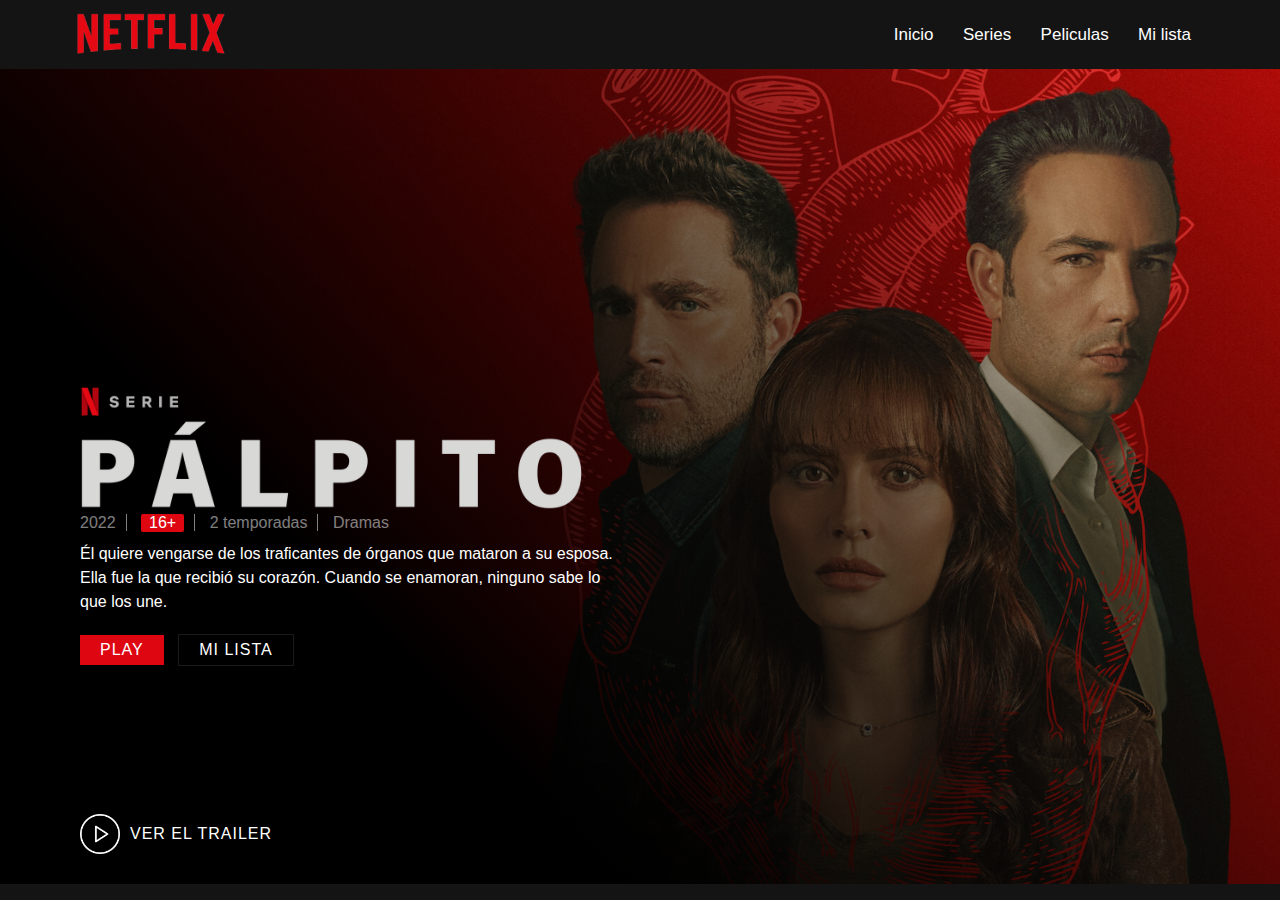
<file: sdr/Pálpito.html>
<!DOCTYPE html>
<html lang="español">
<head>
    <meta charset="UTF-8">
    <meta http-equiv="X-UA-Compatible" content="IE=edge">
    <meta name="viewport" content="width=device-width, initial-scale=1.0">
    <title>Pálpito | Sitio oficial de Netflix</title>
    <link rel="icon" href="../img/icono-netfris.png">
    <link rel="stylesheet" href="../css/style-index.css">
    <link rel="stylesheet" href="../css/css-Pelis-Series.css">
</head>
<body>
    <!-- Datos del menú de página -->
    <header>
        <div class="contenedor">
            <a href="../index.html"><img src="../img/Netflix-Logo.png" alt="Logo Netflix" class="logo"></a>            
        <!-- Menu-->
            <ul class="list">
                <a href="../index.html"><li>Inicio</li></a>
                <li>Series</li>
                <li>Peliculas</li>
                <li>Mi lista</li>
            </ul>
        </div>
    </header>
<body>
    <section class="banner">
        <img src="../img/Palpito/fondo.jpg" alt="personaje" class="bg" />
        <span class="sombraImg"></span>
        <div class="content">
        <img src="../img/Palpito/logo.jpg" class="movieTitle" />
          <h4>
            <span>2022</span>
            <span><i>16+</i></span>
            <span>2 temporadas</span>
            <span>Dramas</span>
          </h4>
          <p>
            Él quiere vengarse de los traficantes de órganos que mataron a su esposa. 
            Ella fue la que recibió su corazón. Cuando se enamoran, ninguno sabe lo que los une.
          </p>
          <div class="buttons">
            <a href="#">Play</a>
            <a href="#">Mi lista</a>
          </div>
        </div>
        <a href="#" class="play" onclick="toggleVideo();">
            <img src="../img/play.png" />Ver el trailer
        </a>
      </section>
      <section class="trailer">
        <video src="" controls="true"></video>
        <img src="../img/close.png" class="close" onclick="toggleVideo();">

      </section>
    </main>
    <script> 
        function toggleVideo(){
            const trailer= document.querySelector(".trailer");
            const video = document.querySelector("video");
            trailer.classList.toggle("active");
            video.currentTime=0;
            video.pause();
  }
    </script>
  </body>
</html>
</file>
<file: css/style-index.css>
/* Restablece algunos estilos */
* {
    margin: 0;
    padding: 0;
    box-sizing: border-box;    
}

:root{
--color-negro: #0d0d0d;
--color-negro-2: #181818;
--color-texto-primario: #FFFFFF;
--color-rojo: #ff011a;
--color-blanco-2: #fff;
--color-fondo: #141414;
--color-negro-3: #000;
}

/* elementos base */
body{
    background: var(--color-fondo);
    font-family: 'Roboto', sans-serif;
    color: var(--color-texto-primario);
}

.contenedor {
	width: 90%;
	margin: auto;
}

header .contenedor{
    display: flex;
    align-items: center; /* alinea el menú con el centro del contenedor */
    justify-content: space-between; /*Hace un hueco entre el logo y el menu*/
    flex-direction: row; /* coloca el menú junto al logotipo */
}

.logo {
    max-width: 168px; /* Tamaño del logo */
    margin-left: 5px; /* Espaciado entre el lado izquierdo de la pantalla y el logotipo */
}

/*Estilo del menu */

li{
    display: inline-block;
    position: relative;
    color: var(--color-texto-primario);
    font-family: sans-serif;
    font-size: 17px;
    cursor: pointer;
    transition: 0.4s all ease;
    margin-right: 25px;
}

li:hover{
    color: #cdcdcd;
    transition: 0.4s all ease;
}

li::after{
    content: '';
    position: absolute;
    width: 100%;
    transform: scalex(0);
    height: 2px;
    bottom: -1.2px; /*La posicion del efecto de la line roja*/
    left: 0;
    background-color: var(--color-rojo);
    transform-origin: bottom right;
    transition: transform 0.5s ease-out;
    
}

li:hover::after{
    transform: scaleX(1);
    transform-origin: bottom left;
}


/* responsivo */
@media screen and (max-width: 700px) {
    header .contenedor {
        display: flex;
        flex-direction: column;
    }

    .button {
        margin-top: 5px;
        width: 300px;
    }
}

/*Pelicula principal*/
/* Estilos para la sección de la película principal */
.pelicula-principal {
	font-size: 16px;
	min-height: 40.62em;
	color: var(--color-blanco-2);
	background: linear-gradient(rgba(0, 0, 0, .50) 0%, rgba(0,0,0,.50) 100%), url(https://wallpaperaccess.com/full/4110534.jpg);
	background-position: center center;
	background-size: cover;
	margin-bottom: 3.12em;
	display: flex;
	align-items: end;
}

.pelicula-principal .contenedor {
	margin: 0 auto;
	margin-bottom: 6.25em;
}

.pelicula-principal .titulo {
	font-weight: 600;
	font-size: 3.12em;
	margin-bottom: 0.4em;
}

.pelicula-principal .descripcion {
	font-weight: normal;
	font-size: 1em;
	line-height: 1.75em;
	max-width: 50%;
	margin-bottom: 1.25em;
}

.pelicula-principal .boton {
	background: rgba(0,0,0, 0.5);
	border: none;
	border-radius: 0.31em;
	padding: 0.93em 1.87em;
	color: #fff;
	margin-right: 1.25em;
	cursor: pointer;
	transition: .3s ease all;
	font-size: 1.12em;
}

.pelicula-principal .boton:hover {
	background: #fff;
	color: #000;
}

.pelicula-principal .boton i {
	margin-right: 1.25em;
}

@media screen and (max-width: 800px) {
    .pelicula-principal {
		font-size: 14px;
	}

	.pelicula-principal .descripcion {
		max-width: 100%;
	}
}
</file>
<file: css/css-Pelis-Series.css>
* {
    margin: 0;
    padding: 0;
    box-sizing: border-box;    
}

:root{
--color-negro: #0d0d0d;
--color-negro-2: #181818;
--color-texto-primario: #FFFFFF;
--color-rojo: #ff011a;
--color-blanco-2: #fff;
--color-fondo: #141414;
--color-negro-3: #000;
}

/* elementos base */
body{
    background: var(--color-fondo);
    font-family: 'Roboto', sans-serif;
    color: var(--color-texto-primario);
}

.contenedor {
	width: 90%;
	margin: auto;
}

header .contenedor{
    display: flex;
    align-items: center; /* alinea el menú con el centro del contenedor */
    justify-content: space-between; /*Hace un hueco entre el logo y el menu*/
    flex-direction: row; /* coloca el menú junto al logotipo */
}

.logo {
    max-width: 168px; /* Tamaño del logo */
    margin-left: 5px; /* Espaciado entre el lado izquierdo de la pantalla y el logotipo */
}

/*Estilo del menu */

li{
    display: inline-block;
    position: relative;
    color: var(--color-texto-primario);
    font-family: sans-serif;
    font-size: 17px;
    cursor: pointer;
    transition: 0.4s all ease;
    margin-right: 25px;
}

li:hover{
    color: #cdcdcd;
    transition: 0.4s all ease;
}

li::after{
    content: '';
    position: absolute;
    width: 100%;
    transform: scalex(0);
    height: 2px;
    bottom: -1.2px; /*La posicion del efecto de la line roja*/
    left: 0;
    background-color: var(--color-rojo);
    transform-origin: bottom right;
    transition: transform 0.5s ease-out;
    
}

li:hover::after{
    transform: scaleX(1);
    transform-origin: bottom left;
}


/* responsivo */
@media screen and (max-width: 700px) {
    header .contenedor {
        display: flex;
        flex-direction: column;
    }

    .button {
        margin-top: 5px;
        width: 300px;
    }
}
/*---------Portada de la pelicula y brebe información-------------*/

.banner {
    position: relative;
    width: 100%;
    min-height: 90.5vh;
    padding: 0 100px;
    display: flex;
    justify-content: flex-start;
    align-items: center;
}
.banner .bg {
    position: absolute;
    top: 0;
    left: 0;
    width: 100%;
    height: 100%;
    -o-object-fit: cover;
    object-fit: cover;
}
.banner .sombraImg {
    position: absolute;
    background: linear-gradient(45deg, black 30%, transparent);
    height: 100%;
    width: 100%;
    left: 0;
    top: 0;
}
.content {
    position: relative;
    z-index: 1;
    max-width: 550px;
    margin-left: 60px;
}

.movieTitle {
    max-width: 100%;
}

.banner .content h4 {
    color: rgba(255, 255, 255, 0.5);
    font-weight: 500;
}
.banner .content h4 span {
    padding: 0 10px;
    border-right: 1px solid rgba(255, 255, 255, 0.5);
}
.banner .content h4 span:first-child {
    padding-left: 0;
}
.banner .content h4 span:last-child {
    border-right: none;
}
.banner .content h4 span i {
    background: #de0611;
    color: #fff;
    padding: 0 8px;
    display: inline-block;
    border-radius: 2px;
    font-style: normal;
}
.banner .content p {
    font-size: 1em;
    font-weight: 300;
    line-height: 1.5em;
    color: #fff;
    margin: 10px 0 20px;
}
.banner .content .buttons {
    position: relative;
}
.banner .content .buttons a {
    position: relative;
    display: inline-block;
    margin-right: 10px;
    background: #de0611;
    color: #fff;
    padding: 6px 20px;
    text-decoration: none;
    font-weight: 500;
    letter-spacing: 1px;
    text-transform: uppercase;
}
.banner .content .buttons a:nth-child(2) {
    background: rgba(0, 0, 0, 0.5);
    border: 1px solid rgba(255, 255, 255, 0.1);
}
.banner .content .buttons a:hover:nth-child(2) {
    background: #de0611;
}

.play {
    position: absolute;
    bottom: 50px;
    left: 100px;
    display: inline-flex;
    justify-content: flex-start;
    align-items: center;
    color: #fff;
    text-transform: uppercase;
    font-weight: 500;
    text-decoration: none;
    letter-spacing: 1px;
    font-size: 1.2em;
    cursor: pointer;
    margin-left: 60px;
}
.play img {
    margin-right: 10px;
    max-width: 50px;
}

.trailer {
    position: fixed;
    top: 50%;
    left: 50%;
    transform: translate(-50%, -50%);
    z-index: 10000;
    width: 100%;
    height: 100%;
    display: flex;
    justify-content: center;
    align-items: center;
    -webkit-backdrop-filter: blur(20px);
            backdrop-filter: blur(20px);
    visibility: hidden;
    opacity: 0;
}
.trailer.active {
    visibility: visible;
    opacity: 1;
}
.trailer video {
    max-width: 900px;
    outline: none;
    border-radius: 5px;
}

.close {
    position: absolute;
    top: 30px;
    right: 30px;
    cursor: pointer;
    filter: invert(1);
    max-width: 32px;
}

.banner {
    padding: 100px 50px;
    }
    .banner .play {
    left: 50px;
    font-size: 1em;
    }
    .play img {
    margin-right: 10px;
    max-width: 40px;
    }
    .trailer video {
    max-width: 90%;
    }

.banner {
    padding: 220px 20px 120px;
        }
.banner .play {
    left: 20px;
    font-size: 1em;
    bottom: 30px;
}
</file>
